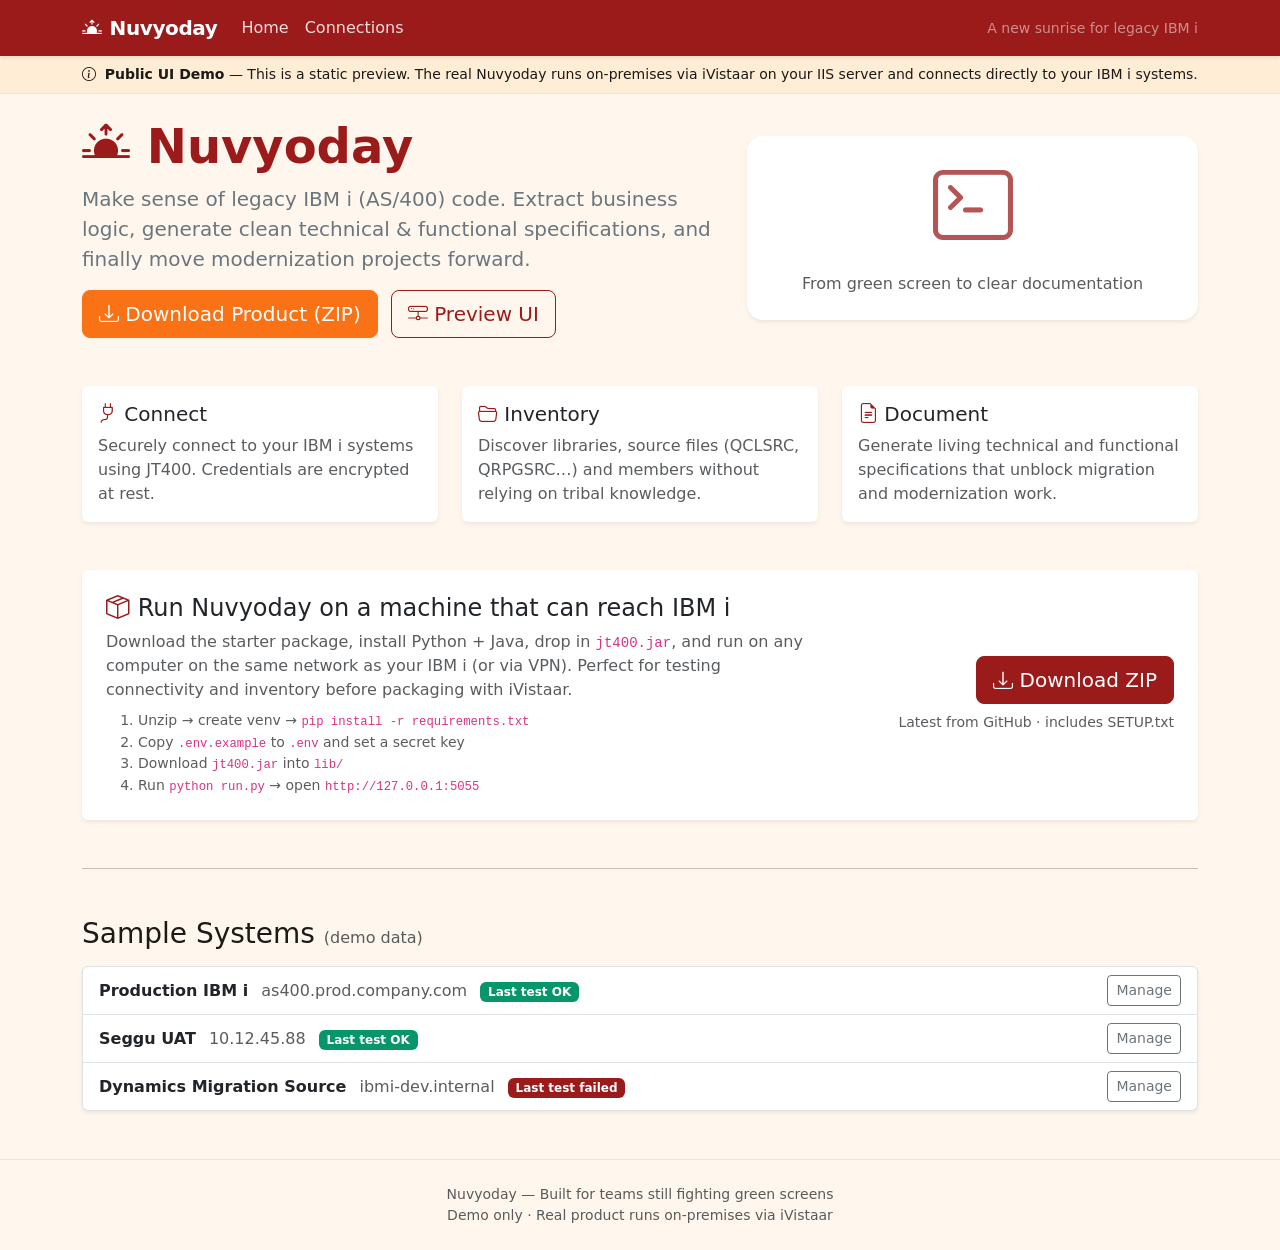
<file: demo/index.html>
<!DOCTYPE html>
<html lang="en">
<head>
  <meta charset="UTF-8">
  <meta name="viewport" content="width=device-width, initial-scale=1.0">
  <title>Nuvyoday — A new sunrise for legacy IBM i</title>
  <link href="https://cdn.jsdelivr.net/npm/bootstrap@5.3.3/dist/css/bootstrap.min.css" rel="stylesheet">
  <link href="css/style.css" rel="stylesheet">
  <link rel="stylesheet" href="https://cdn.jsdelivr.net/npm/bootstrap-icons@1.11.3/font/bootstrap-icons.min.css">
</head>
<body>
  <nav class="navbar navbar-expand-lg navbar-dark bg-primary shadow-sm">
    <div class="container">
      <a class="navbar-brand fw-bold" href="index.html">
        <i class="bi bi-sunrise-fill me-2"></i>Nuvyoday
      </a>
      <button class="navbar-toggler" type="button" data-bs-toggle="collapse" data-bs-target="#nav">
        <span class="navbar-toggler-icon"></span>
      </button>
      <div class="collapse navbar-collapse" id="nav">
        <ul class="navbar-nav me-auto">
          <li class="nav-item">
            <a class="nav-link active" href="index.html">Home</a>
          </li>
          <li class="nav-item">
            <a class="nav-link" href="connections.html">Connections</a>
          </li>
        </ul>
        <span class="navbar-text text-white-50 small">
          A new sunrise for legacy IBM i
        </span>
      </div>
    </div>
  </nav>

  <div class="bg-accent-soft border-bottom border-warning-subtle py-2">
    <div class="container text-center small">
      <i class="bi bi-info-circle me-1"></i>
      <strong>Public UI Demo</strong> — This is a static preview. The real Nuvyoday runs on-premises via iVistaar on your IIS server and connects directly to your IBM i systems.
    </div>
  </div>

  <main class="container my-4">
    <div class="row align-items-center mb-5">
      <div class="col-lg-7">
        <h1 class="display-5 fw-bold text-primary">
          <i class="bi bi-sunrise-fill"></i> Nuvyoday
        </h1>
        <p class="lead text-secondary">
          Make sense of legacy IBM i (AS/400) code. Extract business logic,
          generate clean technical &amp; functional specifications, and finally
          move modernization projects forward.
        </p>
        <a href="https://github.com/vikkp/nuvyoday/archive/refs/heads/main.zip" class="btn btn-accent btn-lg me-2" download="nuvyoday-starter.zip">
          <i class="bi bi-download"></i> Download Product (ZIP)
        </a>
        <a href="connections.html" class="btn btn-outline-primary btn-lg me-2">
          <i class="bi bi-hdd-network"></i> Preview UI
        </a>
      </div>
      <div class="col-lg-5 text-center d-none d-lg-block">
        <div class="p-4 bg-white rounded-4 shadow-sm">
          <i class="bi bi-terminal display-1 text-primary opacity-75"></i>
          <p class="mt-3 text-muted mb-0">From green screen to clear documentation</p>
        </div>
      </div>
    </div>

    <div class="row g-4">
      <div class="col-md-4">
        <div class="card h-100 border-0 shadow-sm">
          <div class="card-body">
            <h5 class="card-title"><i class="bi bi-plug text-primary"></i> Connect</h5>
            <p class="card-text text-muted">
              Securely connect to your IBM i systems using JT400. Credentials are encrypted at rest.
            </p>
          </div>
        </div>
      </div>
      <div class="col-md-4">
        <div class="card h-100 border-0 shadow-sm">
          <div class="card-body">
            <h5 class="card-title"><i class="bi bi-folder2-open text-primary"></i> Inventory</h5>
            <p class="card-text text-muted">
              Discover libraries, source files (QCLSRC, QRPGSRC…) and members without relying on tribal knowledge.
            </p>
          </div>
        </div>
      </div>
      <div class="col-md-4">
        <div class="card h-100 border-0 shadow-sm">
          <div class="card-body">
            <h5 class="card-title"><i class="bi bi-file-earmark-text text-primary"></i> Document</h5>
            <p class="card-text text-muted">
              Generate living technical and functional specifications that unblock migration and modernization work.
            </p>
          </div>
        </div>
      </div>
    </div>

    <div class="card border-0 shadow-sm mb-5 mt-5">
      <div class="card-body p-4">
        <div class="row align-items-center">
          <div class="col-md-8">
            <h3 class="h4 mb-2"><i class="bi bi-box-seam text-primary"></i> Run Nuvyoday on a machine that can reach IBM i</h3>
            <p class="text-muted mb-2">
              Download the starter package, install Python + Java, drop in <code>jt400.jar</code>,
              and run on any computer on the same network as your IBM i (or via VPN).
              Perfect for testing connectivity and inventory before packaging with iVistaar.
            </p>
            <ol class="small text-muted mb-0">
              <li>Unzip → create venv → <code>pip install -r requirements.txt</code></li>
              <li>Copy <code>.env.example</code> to <code>.env</code> and set a secret key</li>
              <li>Download <code>jt400.jar</code> into <code>lib/</code></li>
              <li>Run <code>python run.py</code> → open <code>http://127.0.0.1:5055</code></li>
            </ol>
          </div>
          <div class="col-md-4 text-md-end mt-3 mt-md-0">
            <a href="https://github.com/vikkp/nuvyoday/archive/refs/heads/main.zip" class="btn btn-primary btn-lg" download="nuvyoday-starter.zip">
              <i class="bi bi-download"></i> Download ZIP
            </a>
            <div class="small text-muted mt-2">Latest from GitHub · includes SETUP.txt</div>
          </div>
        </div>
      </div>
    </div>

    <hr class="my-5">
    <h3 class="mb-3">Sample Systems <small class="text-muted fs-6">(demo data)</small></h3>
    <div class="list-group shadow-sm">
      <div class="list-group-item d-flex justify-content-between align-items-center">
        <div>
          <strong>Production IBM i</strong>
          <span class="text-muted ms-2">as400.prod.company.com</span>
          <span class="badge bg-success ms-2">Last test OK</span>
        </div>
        <a href="connections.html" class="btn btn-sm btn-outline-secondary">Manage</a>
      </div>
      <div class="list-group-item d-flex justify-content-between align-items-center">
        <div>
          <strong>Seggu UAT</strong>
          <span class="text-muted ms-2">10.12.45.88</span>
          <span class="badge bg-success ms-2">Last test OK</span>
        </div>
        <a href="connections.html" class="btn btn-sm btn-outline-secondary">Manage</a>
      </div>
      <div class="list-group-item d-flex justify-content-between align-items-center">
        <div>
          <strong>Dynamics Migration Source</strong>
          <span class="text-muted ms-2">ibmi-dev.internal</span>
          <span class="badge bg-danger ms-2">Last test failed</span>
        </div>
        <a href="connections.html" class="btn btn-sm btn-outline-secondary">Manage</a>
      </div>
    </div>
  </main>

  <footer class="text-center text-muted py-4 small">
    Nuvyoday &mdash; Built for teams still fighting green screens<br>
    <span class="text-muted">Demo only · Real product runs on-premises via iVistaar</span>
  </footer>

  <script src="https://cdn.jsdelivr.net/npm/bootstrap@5.3.3/dist/js/bootstrap.bundle.min.js"></script>
</body>
</html>
</file>
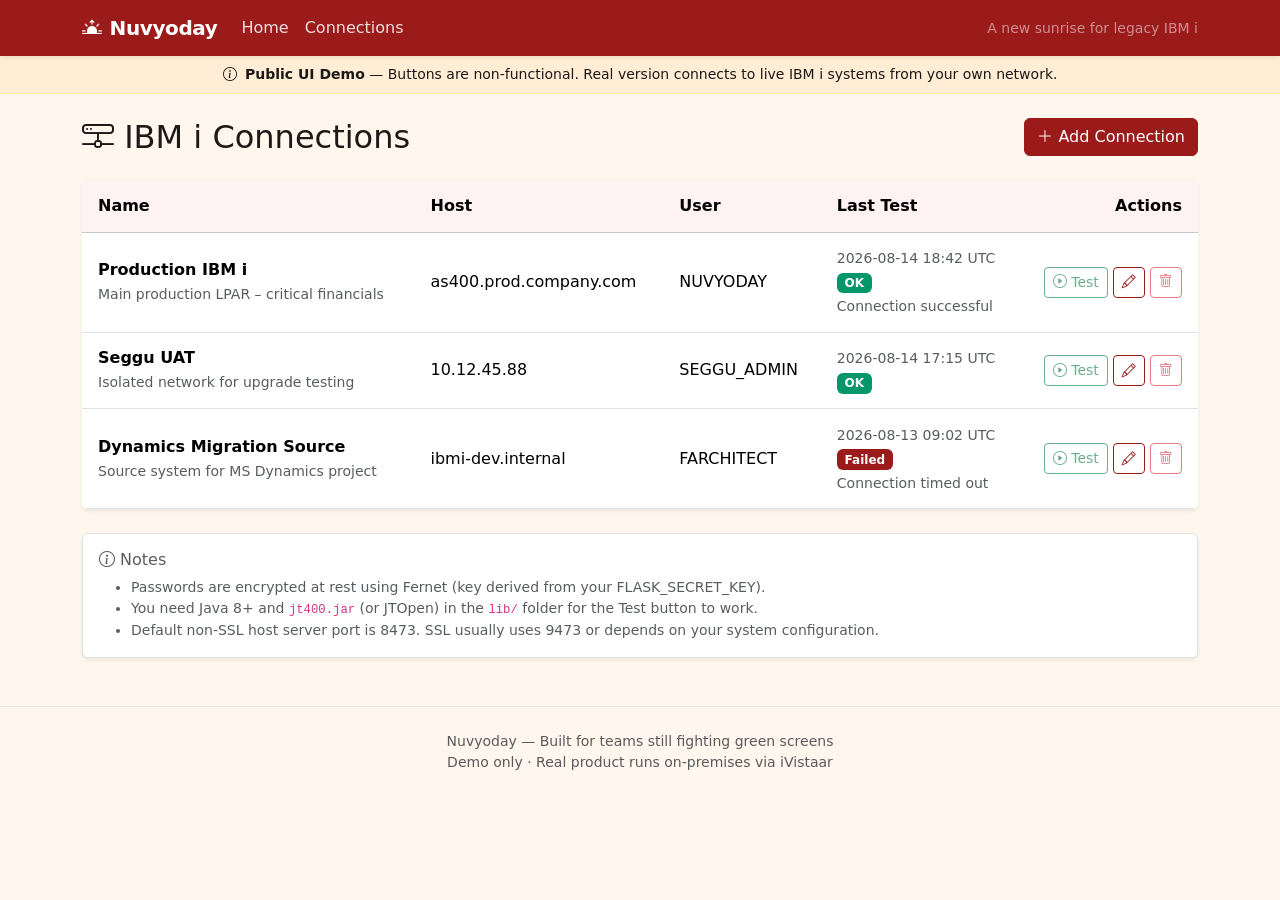
<file: demo/connections.html>
<!DOCTYPE html>
<html lang="en">
<head>
  <meta charset="UTF-8">
  <meta name="viewport" content="width=device-width, initial-scale=1.0">
  <title>Connections — Nuvyoday</title>
  <link href="https://cdn.jsdelivr.net/npm/bootstrap@5.3.3/dist/css/bootstrap.min.css" rel="stylesheet">
  <link href="css/style.css" rel="stylesheet">
  <link rel="stylesheet" href="https://cdn.jsdelivr.net/npm/bootstrap-icons@1.11.3/font/bootstrap-icons.min.css">
</head>
<body>
  <nav class="navbar navbar-expand-lg navbar-dark bg-primary shadow-sm">
    <div class="container">
      <a class="navbar-brand fw-bold" href="index.html">
        <i class="bi bi-sunrise-fill me-2"></i>Nuvyoday
      </a>
      <button class="navbar-toggler" type="button" data-bs-toggle="collapse" data-bs-target="#nav">
        <span class="navbar-toggler-icon"></span>
      </button>
      <div class="collapse navbar-collapse" id="nav">
        <ul class="navbar-nav me-auto">
          <li class="nav-item">
            <a class="nav-link" href="index.html">Home</a>
          </li>
          <li class="nav-item">
            <a class="nav-link active" href="connections.html">Connections</a>
          </li>
        </ul>
        <span class="navbar-text text-white-50 small">
          A new sunrise for legacy IBM i
        </span>
      </div>
    </div>
  </nav>

  <div class="bg-accent-soft border-bottom border-warning-subtle py-2">
    <div class="container text-center small">
      <i class="bi bi-info-circle me-1"></i>
      <strong>Public UI Demo</strong> — Buttons are non-functional. Real version connects to live IBM i systems from your own network.
    </div>
  </div>

  <main class="container my-4">
    <div class="d-flex justify-content-between align-items-center mb-4">
      <h2 class="mb-0"><i class="bi bi-hdd-network"></i> IBM i Connections</h2>
      <a href="connection-form.html" class="btn btn-primary">
        <i class="bi bi-plus-lg"></i> Add Connection
      </a>
    </div>

    <div class="table-responsive shadow-sm rounded">
      <table class="table table-hover align-middle mb-0 bg-white">
        <thead class="table-light">
          <tr>
            <th>Name</th>
            <th>Host</th>
            <th>User</th>
            <th>Last Test</th>
            <th class="text-end">Actions</th>
          </tr>
        </thead>
        <tbody>
          <tr>
            <td>
              <strong>Production IBM i</strong><br>
              <small class="text-muted">Main production LPAR – critical financials</small>
            </td>
            <td>as400.prod.company.com</td>
            <td>NUVYODAY</td>
            <td>
              <small class="text-muted">2026-08-14 18:42 UTC</small><br>
              <span class="badge bg-success">OK</span>
              <br><small class="text-muted">Connection successful</small>
            </td>
            <td class="text-end text-nowrap">
              <button class="btn btn-sm btn-outline-success" disabled title="Demo only">
                <i class="bi bi-play-circle"></i> Test
              </button>
              <a href="connection-form.html" class="btn btn-sm btn-outline-primary">
                <i class="bi bi-pencil"></i>
              </a>
              <button class="btn btn-sm btn-outline-danger" disabled>
                <i class="bi bi-trash"></i>
              </button>
            </td>
          </tr>
          <tr>
            <td>
              <strong>Seggu UAT</strong><br>
              <small class="text-muted">Isolated network for upgrade testing</small>
            </td>
            <td>10.12.45.88</td>
            <td>SEGGU_ADMIN</td>
            <td>
              <small class="text-muted">2026-08-14 17:15 UTC</small><br>
              <span class="badge bg-success">OK</span>
            </td>
            <td class="text-end text-nowrap">
              <button class="btn btn-sm btn-outline-success" disabled>
                <i class="bi bi-play-circle"></i> Test
              </button>
              <a href="connection-form.html" class="btn btn-sm btn-outline-primary">
                <i class="bi bi-pencil"></i>
              </a>
              <button class="btn btn-sm btn-outline-danger" disabled>
                <i class="bi bi-trash"></i>
              </button>
            </td>
          </tr>
          <tr>
            <td>
              <strong>Dynamics Migration Source</strong><br>
              <small class="text-muted">Source system for MS Dynamics project</small>
            </td>
            <td>ibmi-dev.internal</td>
            <td>FARCHITECT</td>
            <td>
              <small class="text-muted">2026-08-13 09:02 UTC</small><br>
              <span class="badge bg-danger">Failed</span>
              <br><small class="text-muted">Connection timed out</small>
            </td>
            <td class="text-end text-nowrap">
              <button class="btn btn-sm btn-outline-success" disabled>
                <i class="bi bi-play-circle"></i> Test
              </button>
              <a href="connection-form.html" class="btn btn-sm btn-outline-primary">
                <i class="bi bi-pencil"></i>
              </a>
              <button class="btn btn-sm btn-outline-danger" disabled>
                <i class="bi bi-trash"></i>
              </button>
            </td>
          </tr>
        </tbody>
      </table>
    </div>

    <div class="mt-4 p-3 bg-white rounded shadow-sm border">
      <h6 class="text-muted mb-2"><i class="bi bi-info-circle"></i> Notes</h6>
      <ul class="small text-muted mb-0">
        <li>Passwords are encrypted at rest using Fernet (key derived from your FLASK_SECRET_KEY).</li>
        <li>You need Java 8+ and <code>jt400.jar</code> (or JTOpen) in the <code>lib/</code> folder for the Test button to work.</li>
        <li>Default non-SSL host server port is 8473. SSL usually uses 9473 or depends on your system configuration.</li>
      </ul>
    </div>
  </main>

  <footer class="text-center text-muted py-4 small">
    Nuvyoday &mdash; Built for teams still fighting green screens<br>
    <span class="text-muted">Demo only · Real product runs on-premises via iVistaar</span>
  </footer>

  <script src="https://cdn.jsdelivr.net/npm/bootstrap@5.3.3/dist/js/bootstrap.bundle.min.js"></script>
</body>
</html>
</file>
<file: demo/css/style.css>
/* =========================================================
   Nuvyoday — color system matched to iVistaar.com
   Deep burgundy/red + warm orange accents + soft cream bg
   ========================================================= */

:root {
  /* Primary brand (deep red / burgundy – matches iVistaar logo & dark buttons) */
  --nv-primary: #9B1B1B;
  --nv-primary-dark: #7A1515;
  --nv-primary-light: #B91C1C;

  /* Accent / CTA (warm orange – matches “Download free demo”) */
  --nv-accent: #F97316;
  --nv-accent-hover: #EA580C;
  --nv-accent-soft: #FFEDD5;

  /* Neutrals */
  --nv-bg: #FFF7ED;          /* soft warm cream */
  --nv-bg-card: #FFFFFF;
  --nv-text: #1C1917;
  --nv-text-muted: #78716C;
  --nv-border: #E7E5E4;

  /* Bootstrap overrides */
  --bs-primary: #9B1B1B;
  --bs-primary-rgb: 155, 27, 27;
  --bs-link-color: #9B1B1B;
  --bs-link-hover-color: #7A1515;
}

/* Body */
body {
  font-family: system-ui, -apple-system, "Segoe UI", Roboto, "Helvetica Neue", Arial, sans-serif;
  background-color: var(--nv-bg) !important;
  color: var(--nv-text);
}

/* Navbar – deep red like iVistaar Download button */
.navbar.bg-primary,
.navbar-dark.bg-primary {
  background-color: var(--nv-primary) !important;
  background-image: none !important;
}

.navbar-brand {
  letter-spacing: -0.02em;
  color: #fff !important;
}

.navbar-dark .navbar-nav .nav-link {
  color: rgba(255, 255, 255, 0.85);
}
.navbar-dark .navbar-nav .nav-link:hover {
  color: #fff;
}

/* Primary buttons → deep red */
.btn-primary {
  --bs-btn-bg: var(--nv-primary);
  --bs-btn-border-color: var(--nv-primary);
  --bs-btn-hover-bg: var(--nv-primary-dark);
  --bs-btn-hover-border-color: var(--nv-primary-dark);
  --bs-btn-active-bg: var(--nv-primary-dark);
  --bs-btn-active-border-color: var(--nv-primary-dark);
  --bs-btn-disabled-bg: var(--nv-primary);
  --bs-btn-disabled-border-color: var(--nv-primary);
}

/* Outline primary */
.btn-outline-primary {
  --bs-btn-color: var(--nv-primary);
  --bs-btn-border-color: var(--nv-primary);
  --bs-btn-hover-bg: var(--nv-primary);
  --bs-btn-hover-border-color: var(--nv-primary);
  --bs-btn-hover-color: #fff;
  --bs-btn-active-bg: var(--nv-primary-dark);
  --bs-btn-active-border-color: var(--nv-primary-dark);
}

/* Accent orange button (for strong CTAs if needed) */
.btn-accent,
.btn-warning {
  --bs-btn-bg: var(--nv-accent);
  --bs-btn-border-color: var(--nv-accent);
  --bs-btn-hover-bg: var(--nv-accent-hover);
  --bs-btn-hover-border-color: var(--nv-accent-hover);
  --bs-btn-color: #fff;
  --bs-btn-hover-color: #fff;
  color: #fff;
}

/* Text primary */
.text-primary {
  color: var(--nv-primary) !important;
}

/* Cards */
.card {
  background-color: var(--nv-bg-card);
  border: 1px solid var(--nv-border);
  transition: transform 0.15s ease, box-shadow 0.15s ease;
}
.card:hover {
  transform: translateY(-2px);
  box-shadow: 0 0.5rem 1.25rem rgba(155, 27, 27, 0.08) !important;
}

/* Table polish */
.table > :not(caption) > * > * {
  padding: 0.85rem 1rem;
}
.table-light {
  --bs-table-bg: #FEF2F2; /* very soft red tint */
}

/* Alerts that use primary feel */
.alert-success {
  --bs-alert-bg: #ECFDF5;
  --bs-alert-border-color: #A7F3D0;
  --bs-alert-color: #065F46;
}

/* Footer */
footer {
  border-top: 1px solid var(--nv-border);
  margin-top: 3rem;
  color: var(--nv-text-muted);
}

/* Soft accent background utility (optional) */
.bg-accent-soft {
  background-color: var(--nv-accent-soft) !important;
}

/* Badge adjustments so they sit nicely with the new palette */
.badge.bg-success {
  background-color: #059669 !important;
}
.badge.bg-danger {
  background-color: var(--nv-primary) !important;
}
.badge.bg-info {
  background-color: #0EA5E9 !important;
}
</file>
